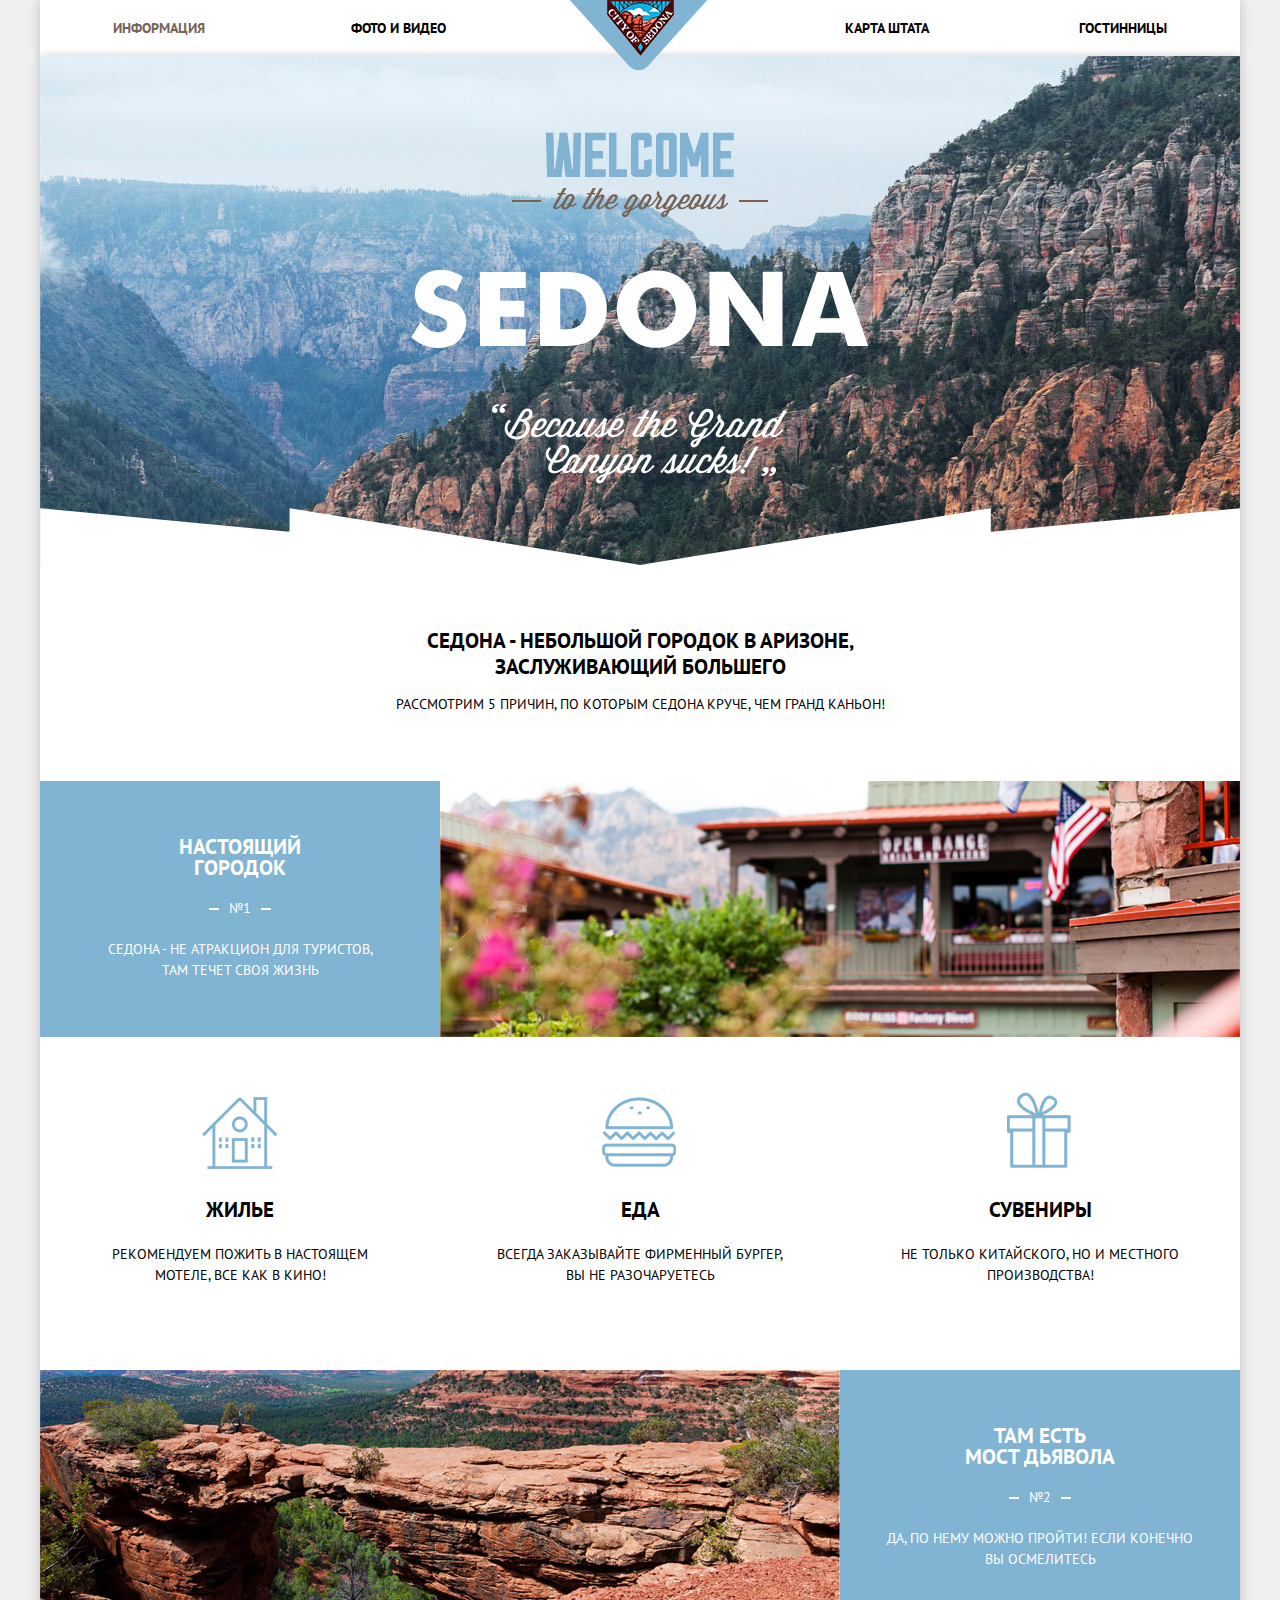
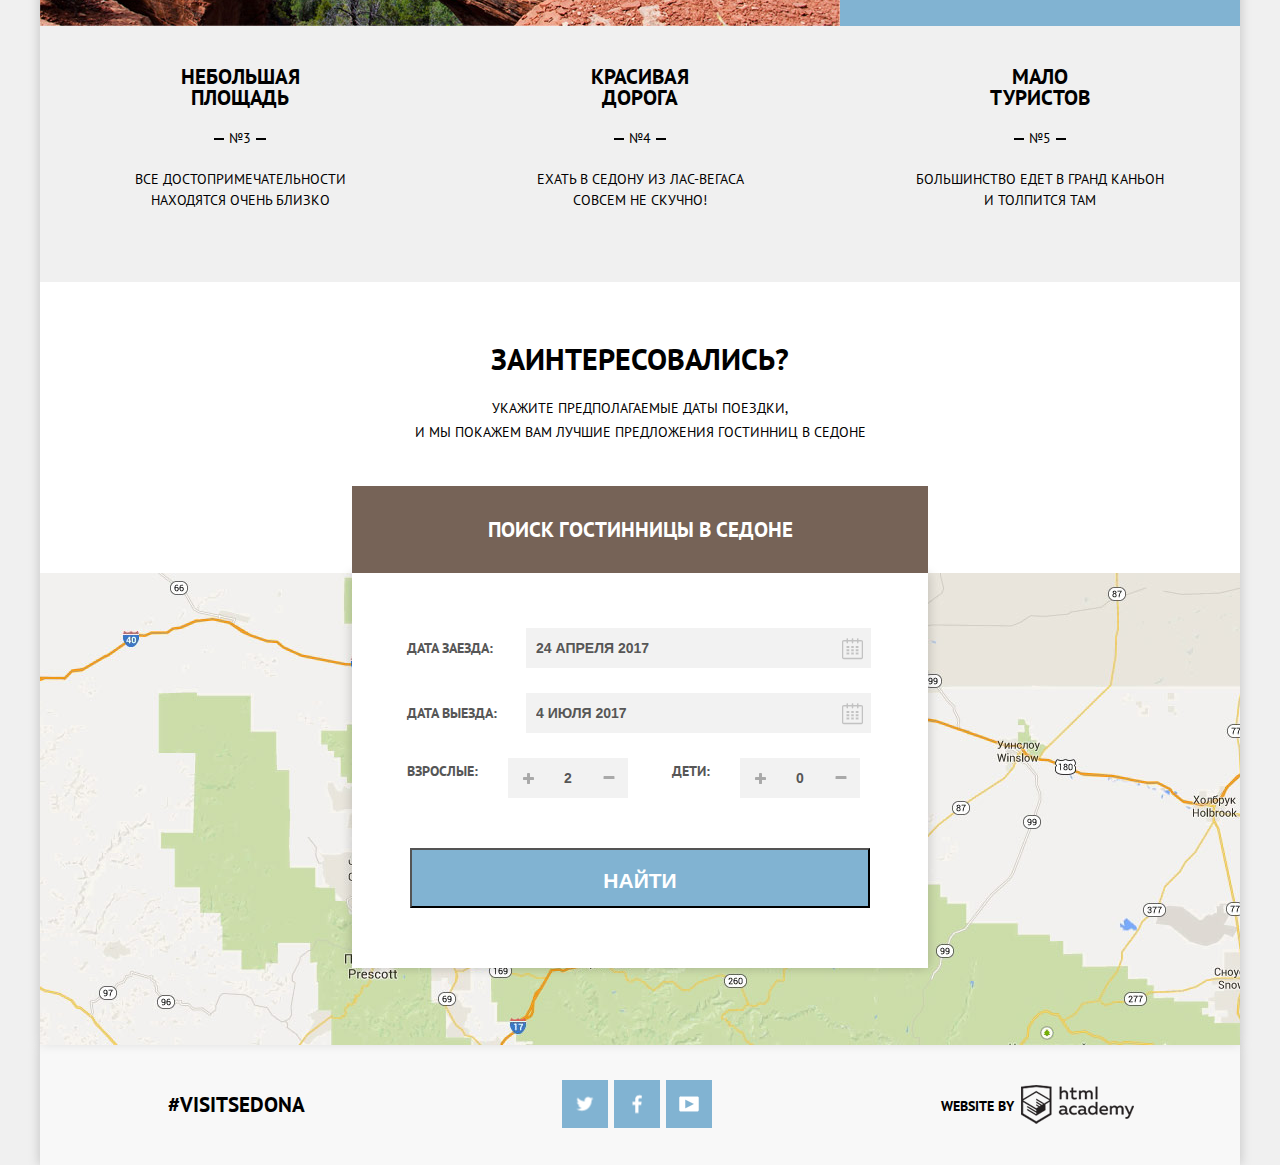
<file: index.html>
<!DOCTYPE html>
<html lang="ru">
  <head>
    <meta charset="utf-8">
    <title>HTML Academy: Седона</title>
    <link href="https://fonts.googleapis.com/css?family=PT+Sans:400,700&amp;subset=cyrillic" rel="stylesheet">
    <link href="css/normalize.css" rel="stylesheet">
    <link href="css/style.css" rel="stylesheet">
  </head>
  
  <body>
    <header class="main-header">
      <div class="container">
        <div class="main-navigation">
          <div class="main-page">
            <a href="#">
              <img src="img/main-page.png" alt="Main Page" width="67" height="62">
            </a>
          </div>
           <ul class="navigation clearfix">
            <li class="navigation-item left-side">
              <a class="active">Информация</a>
            </li>
            <li class="navigation-item left-side">
                <a href="#">Фото и видео</a>
            </li>
            <li class="navigation-item right-side">
              <a href="catalog.html">Гостинницы</a>
            </li>
            <li class="navigation-item right-side">
              <a href="#">Карта штата</a>
            </li>
          </ul>
         </div>
        </div>
      </header>

    <main class="container">
      <div class="index-logo">
        <img src="img/logo.jpg"  alt="Wellcome to the gorgeous Sedona, because the Grand Canyon sucks!" width="1200" height="773">
      </div>
      <div class="promo">
        <b>Седона - небольшой городок в Аризоне, заслуживающий большего</b>
        <p>Рассмотрим 5 причин, по которым Седона круче, чем Гранд Каньон!</p>
      </div>
      <div class="advantages clearfix">
        <div class="advantages-description left-side">
          <p class="advantages-description-title">Настоящий <br>городок</p>
          <p class="advantages-description-text">№1</p>
          <p>Седона - не атракцион для туристов, <br>там течет своя жизнь
          </p>
        </div>
        <div class="advantages-photo right-side">
          <img src="img/img1.jpg" alt="Sedona veiw" width="800" height="256">
        </div>
      </div>
      <section class="features clearfix">
        <div class="features-item first-item">
          <p class="features-item-title">Жилье</p>
          <p>Рекомендуем пожить в настоящем мотеле, все как в кино!</p>
        </div>
        <div class="features-item second-item">
          <p class="features-item-title">Еда</p>
          <p>Всегда заказывайте фирменный бургер, Вы не разочаруетесь
          </p>
        </div>
        <div class="features-item third-item">
          <p class="features-item-title">Сувениры</p>
          <p>Не только китайского, но и местного производства!</p>
        </div>
      </section>
      <div class="advantages clearfix ">
        <div class="advantages-photo left-side">
          <img src="img/img2.jpg" alt="Sedona veiw" width="800" height="256">
        </div>
        <div class="advantages-description right-side">
          <p class="advantages-description-title">Там есть <br>мост дьявола</p>
          <p class="advantages-description-text">№2</p>
          <p>Да, по нему можно пройти! Если конечно вы осмелитесь</p>
        </div>
      </div>
      <section class="other-advantages clearfix">
      	<div class="other-advantages-item">
      	  <p class="other-advantages-item-title">Небольшая <br>площадь</p>
      	  <p class="other-advantages-item-text">№3</p>
      	  <p>Все достопримечательности находятся очень близко</p>
      	</div>
      	<div class="other-advantages-item">
      	  <p class="other-advantages-item-title">Красивая <br>дорога</p>
      	  <p class="other-advantages-item-text">№4</p>
      	  <p>Ехать в Седону из Лас-Вегаса совсем не скучно!</p>
      	</div>
      	<div class="other-advantages-item">
      	  <p class="other-advantages-item-title">Мало <br>туристов</p>
      	  <p class="other-advantages-item-text">№5</p>
      	  <p>Большинство едет в Гранд Каньон и толпится там</p>
      	</div>
      </section> 
      <div class="offer-block">
        <div class="offer">
          <h2>Заинтересовались?</h2>
          <p>Укажите предполагаемые даты поездки, <br>и мы покажем Вам лучшие предложения гостинниц в Седоне</p>
        </div>
      </div>
      <div class="search-field">
        <div class="hotels-search">
          <a href="#">Поиск гостинницы в седоне</a>
        </div>
        <form class="search-form" action="#" method="get">
          <div class="date-field">
            <label for="arriving-date">Дата заезда:</label>
            <input type="text" name="date" id="arriving-date" value="24 апреля 2017">
            <span class="calendar"></span>
          </div>
          <div class="date-field">
            <label for="leaving-date">Дата выезда:</label>
            <input type="text" name="date" id="leaving-date" value="4 июля 2017">
            <span class="calendar"></span>
          </div>
          <div class="visitors-field-row">
            <div class="visitors-field">
              <label for="adults">Взрослые:</label>
              <button class="visitors-btn add-btn">Add</button>
              <input type="text" name="date" id="adults" value="2">
              <button class="visitors-btn del-btn">Delete</button>
            </div>
            <div class="visitors-field">
              <label for="children">Дети:</label>
              <button class="visitors-btn add-btn">Add</button>
              <input type="text" name="date" id="children" value="0">
              <button class="visitors-btn del-btn">Delete</button>
            </div>
          </div>
          <button class="btn" type="submit">Найти</button>
        </form>
       </div> 
    </main>

    <footer class="main-footer">
      <div class="container clearfix">
        <section class="footer-hashtag">
        	<b>#visitsedona</b>
        </section>
        <section class="footer-social">
          <a class="social-btn social-btn-tw" href="#">Twitter</a>
          <a class="social-btn social-btn-fb" href="#">Facebook</a>
          <a class="social-btn social-btn-ytb" href="#">Youtube</a>
        </section>
        <section class="footer-copyright">
          <a class="btn" href="https://htmlacademy.ru">website by
          </a>
        </section>
      </div>
    </footer>
  </body>
</html>
</file>
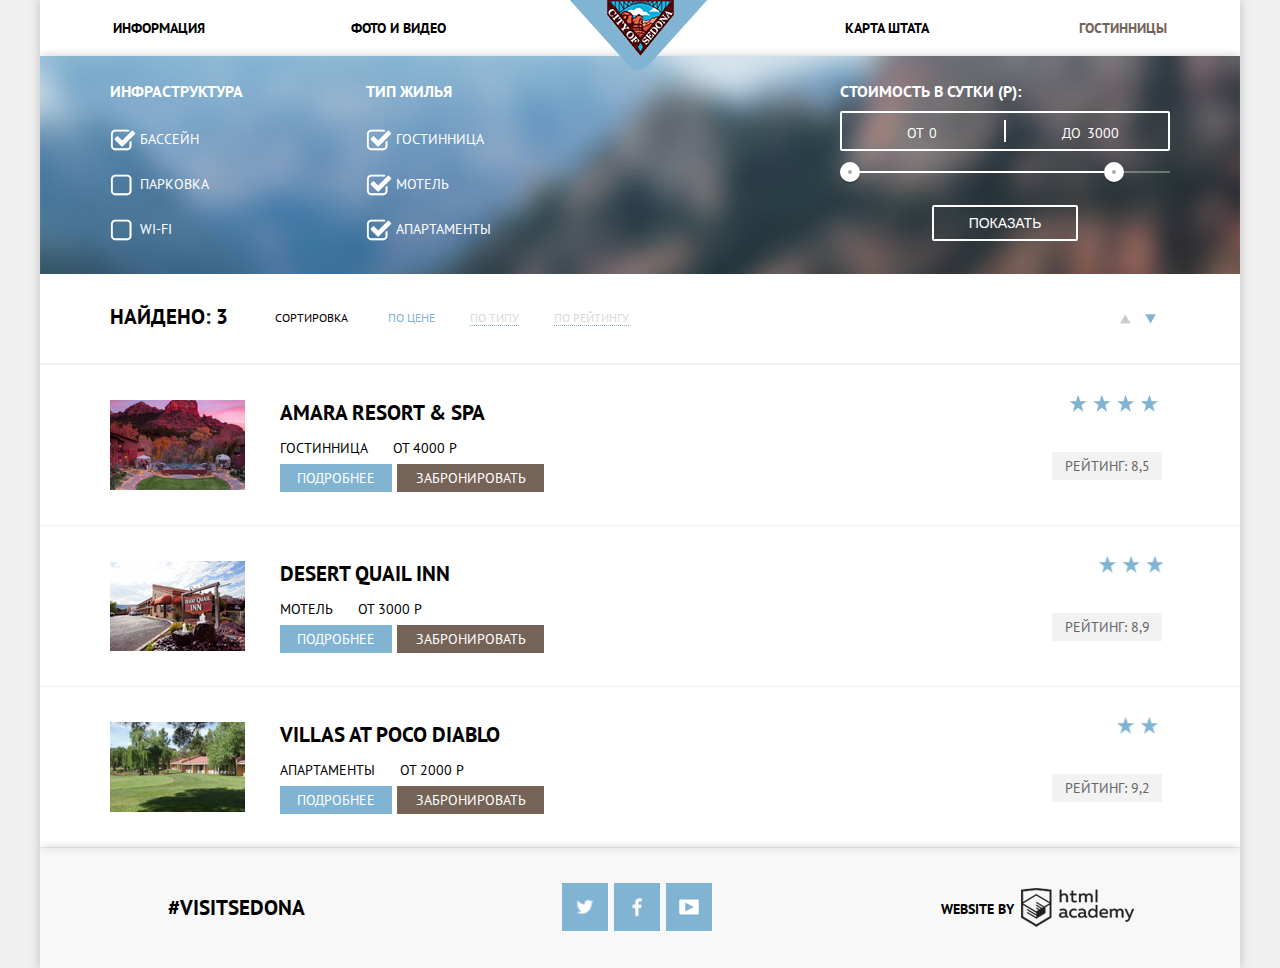
<file: catalog.html>
<!DOCTYPE html>
<html lang="ru">
  <head>
    <meta charset="utf-8">
    <title>HTML Academy: Седона</title>
    <link href="https://fonts.googleapis.com/css?family=PT+Sans:400,700&amp;subset=cyrillic" rel="stylesheet">
    <link href="css/normalize.css" rel="stylesheet">
    <link href="css/style.css" rel="stylesheet">
  </head>
  <body>

    <header class="main-header">
      <div class="container">
        <div class="main-navigation">
          <div class="main-page">
            <a href="#">
              <img src="img/main-page.png" alt="Main Page" width="67" height="62">
            </a>
          </div>
           <ul class="navigation clearfix">
            <li class="navigation-item left-side">
              <a href="#">Информация</a>
            </li>
            <li class="navigation-item left-side">
                <a href="#">Фото и видео</a>
            </li>
            <li class="navigation-item right-side">
              <a class="active">Гостинницы</a>
            </li>
            <li class="navigation-item right-side">
              <a href="#">Карта штата</a>
            </li>
          </ul>
         </div>
        </div>
      </header>

    <main class="container">
      <div class="catalog-filter">
        <form class="catalog-filter-form clearfix" action="#" method="get">
          <div class="infrastructure-filter">
          <p class="filter-name">Инфраструктура</p>
            <div class="filter-item">
              <input type="checkbox" checked name="infrastructure" id="pool">
              <label for="pool">Бассейн</label>
            </div>
            <div class="filter-item">
              <input type="checkbox" name="infrastructure" id="parking">
              <label for="parking">Парковка</label>
            </div>
            <div class="filter-item">
              <input type="checkbox" name="infrastructure" id="net">
              <label for="net">Wi-fi</label>
            </div>
          </div>
          <div class="type-filter">
          <p class='filter-name'>Тип жилья</p>
            <div class="filter-item">
              <input type="checkbox" checked name="housing-type" id="hotels">
              <label for="hotels">Гостинница</label>
            </div>
            <div class="filter-item">
              <input type="checkbox" checked name="housing-type" id="motels">
              <label for="motels">Мотель</label>
            </div>
            <div class="filter-item">
              <input type="checkbox" checked name="housing-type" id="apartments">
              <label for="apartments">Апартаменты</label>
            </div>
          </div>
           <div class="filter-range">
            <div class="filter-range-title">Стоимость в сутки (р):</div>
            <div class="price-controls">
              <label class="min-price">от <input type="text" name="min-price" value="0"></label>
              <label class="max-price">до <input type="text" name="max-price" value="3000"></label>
           </div>
            <div class="range-controls">
              <div class="scale">
              <div class="bar"></div>
           </div>
            <div class="range-toggle range-toggle-min"></div>
            <div class="range-toggle range-toggle-max"></div>
           </div>
            <button class="btn-transparent" type="submit">Показать</button>
            </div>
        </form>
      </div>

      <div class="field-position">
      <section class="selection-field clearfix">
        <div class="selection-number">Найдено: 3</div>
        <div class="selection-options-row">
          <span class="selection-options-title">Сортировка</span>
          <a class="selection-group active" href=#>По цене</a>
          <a class="selection-group" href=#>По типу</a>
          <a class="selection-group" href=#>По рейтингу</a>
        </div>
        <div class="order-selection">
          <a class="up-arrow" href="#"></a>
          <a href="#" class="down-arrow active"></a>
        </div>
      </section>

      <div class="results-group">
       <article class="catalog-item clearfix">
         <div class="left-column">
          <img src="img/hotel1.jpg" alt="Amara resort & spa" width="135" height="90">
         </div>
         <div class="middle-column">
            <a class="item-name" href="#">Amara resort & spa</a>
            <div class="item-info">
              <span class="info">Гостинница</span>
              <span class="info">От 4000 Р</span>
            </div>
            <div class="item-btn">
              <a class="item-more" href=#>Подробнее</a>
              <a class="item-booking" href=#>Забронировать</a>
            </div>
         </div>
         <div class="right-column">
           <div class="five-star-rating">
           </div>
           <p class="rating-mark">Рейтинг: 8,5</p>
         </div>
       </article> 
       <article class="catalog-item clearfix">
         <div class="left-column">
           <img src="img/hotel2.jpg" alt="Desert Quail Inn" width="135" height="90">
          </div>
         <div class="middle-column">
            <a class="item-name" href="#">Desert Quail Inn</a>
            <div class="item-info">
              <span class="info">Мотель</span>
              <span class="info">От 3000 Р</span>
            </div>
            <div class="item-btn">
              <a class="item-more" href=#>Подробнее</a>
              <a class="item-booking" href=#>Забронировать</a>
            </div>
         </div>
         <div class="right-column">
           <div class="three-star-rating">
           </div>
           <p class="rating-mark">Рейтинг: 8,9</p>
         </div>
       </article>
       <article class="catalog-item clearfix">
         <div class="left-column">
           <img src="img/hotel3.jpg" alt="Villas At Poco Diablo" width="135" height="90">
         </div>
         <div class="middle-column">
            <a class="item-name" href="#">Villas At Poco Diablo</a>
            <div class="item-info">
              <span class="info">Апартаменты</span>
              <span class="info">От 2000 Р</span>
            </div>
            <div class="item-btn">
              <a class="item-more" href=#>Подробнее</a>
              <a class="item-booking" href=#>Забронировать</a>
            </div>
         </div>
         <div class="right-column">
           <div class="two-star-rating">
           </div>
           <p class="rating-mark">Рейтинг: 9,2</p>
         </div>
       </article>
      </div>
      </div>
    </main>

     <footer class="main-footer">
      <div class="container clearfix">
        <section class="footer-hashtag">
          <b>#visitsedona</b>
        </section>
        <section class="footer-social">
          <a class="social-btn social-btn-tw" href="#">Twitter</a>
          <a class="social-btn social-btn-fb" href="#">Facebook</a>
          <a class="social-btn social-btn-ytb" href="#">Youtube</a>
        </section>
        <section class="footer-copyright">
          <a class="btn" href="https://htmlacademy.ru">website by
          </a>
        </section>
      </div>
    </footer>
  </body>
</html>
</file>
<file: css/style.css>
body {
	font-size: 14px;
	line-height: 21px;
	color: #000000;
	text-transform: uppercase;
	font-family: "PT Sans", sans-serif, Arial;
	letter-spacing: 0;
	background-color: #f0f0f0;
	margin: 0;
}

/* СЕТКА*/
.main-header {
	min-width: 1200px;
	z-index: 100;
}

.container {
	width: 1200px;
	position: relative;
	margin: 0 auto;
	background-color: #ffffff;
	box-shadow: 3px 0 10px 0 rgba(0, 0, 0, 0.1),
				-3px 0 10px 0 rgba(0, 0, 0, 0.1);
}

.clearfix::after {
  content: "";
  display: table;
  clear: both;
}

.main-page {
	position: absolute;
	left: 50%;
	z-index: 100;
	transform: translate(-50%, 0);
	text-align: center;
	background-image: url("../img/main-page-mask.png");
	background-repeat: no-repeat;
	width: 140px;
	height: 70px;

}

.navigation {
	list-style: none;
	margin: 0;
	padding: 0;
}

.main-navigation {
	font-size: 14px;
	line-height: 26px;
	font-weight: bold;
	color: #000000;
	
}

.navigation-item {
	box-sizing: border-box;
	min-width: 165px;
	min-height: 56px;
	line-height: 56px;
}

.navigation-item>a:hover {
	color: #81b3d2;
}

.navigation-item>a:active {
	color: #cacaca;
}

.left-side {
	float: left;
}

.right-side {
	float: right;
}

.navigation-item.right-side {
	text-align: right;
	margin-right: 73px;
}

.navigation-item.left-side {
	text-align: left;
	margin-left: 73px;
}

.navigation-item a {
	text-decoration: none;
	color: #000000;
}

.navigation-item>a.active {
	color: #766357
}

main {
	margin: 0;
}

.index-logo {
	background-color: #2e434e;
	position: relative;
	width: 1200px;
	height: 509px;
	background-size: cover;
	overflow: hidden;
}

.index-logo>img {
	margin-top: -56px;
}

.index-logo:after {
    position: absolute;
    bottom: 0;
    left: 0;
    width: 100%;
    height: 57px;
    content: "";
    background-image: url("../img/mask.png");
    background-repeat: no-repeat;
    background-position: bottom;
    z-index: 1
}

.promo {
	box-sizing: border-box;
	width: 576px;
	min-height: 216px;
	margin: 0 auto;
	padding-top: 63px;
	padding-bottom: 5px;
	padding-right: 5px;
	padding-left: 5px;
	text-align: center;
}

.promo b {
	font-size: 21px;
	line-height: 26px;
	color: #000000;
	font-weight: bold;
}

.advantages {
	width: 100%;
}

.advantages-description {
	background-color: #81b3d2;
	color: #ffffff;
	box-sizing: border-box;
	width: 400px;
	min-height: 256px;
	padding: 55px 45px;
	text-align: center;
	font-size: 14px;
	line-height: 21px;
}

.advantages-description p {
	margin-top: 20px;
	margin-bottom: 0;
}

p.advantages-description-title {
	margin: 0;
	padding: 0;
	line-height: 21px;
	font-size: 21px;
	font-weight: bold;
}

.advantages-description-text {
	position: relative;
}

.advantages-description-text:before {
	content: "";
	display: table;
	background-color: #ffffff;
	height: 2px;
	width: 10px;
	position: absolute;
	left: 40%;
	top: 10px;
}

.advantages-description-text:after {
	content: "";
	display: table;
	background-color: #ffffff;
	height: 2px;
	width: 10px;
	position: absolute;
	right: 40%;
	top: 10px;
}

.advantages-photo {
	width: 800px;
	height: 256px;
	background-size: cover;
	overflow: hidden;
}

.features {
	min-height: 333px;
}

.features-item {
	box-sizing: border-box;
	width: 400px;
	min-height: 333px;
	padding-top: 162px;
	padding-left: 50px;
	padding-right: 50px;
	padding-bottom: 10px;
	text-align: center;
	float: left;
}

.features-item.first-item {
	position: relative;
}

.features-item.first-item:before {
	content: "";
	display: block;
	position: absolute;
	top: 60px;
	left: 162px;
	background-image: url("../img/sprite.png");
    background-repeat: no-repeat;
    width: 75px;
    height: 72px;
    background-position: -10px -760px;
}

.features-item.second-item {
	position: relative;
	}

.features-item.second-item:before {
	content: "";
	display: block;
	position: absolute;
	top: 60px;
	left: 162px;
	background-image: url("../img/sprite.png");
    background-repeat: no-repeat;
    width: 74px;
    height: 70px;
    background-position: -10px -852px;
}

.features-item.third-item {
	position: relative;
	}

.features-item.third-item:before {
	content: "";
	display: block;
	position: absolute;
	top: 55px;
	left: 167px;
	background-image: url("../img/sprite.png");
    background-repeat: no-repeat;
    width: 64px;
    height: 76px;
    background-position: -10px -942px;
}

.features-item-title {
	font-size: 21px;
	line-height: 21px;
	color: #000000;
	font-weight: bold;
	margin: 0;
	padding-bottom: 10px;
}

.other-advantages {
	min-height: 256px;
    background-color: #f0f0f0;
}

.other-advantages-item {
	color: #000000;
	background-color: #f0f0f0; 
	text-align: center;
	box-sizing: border-box;
	width: 400px;
	min-height: 256px;
	padding: 40px 70px;
	text-align: center;
	font-size: 14px;
	line-height: 21px;
	float: left;
}

.other-advantages-item p {
	margin-top: 20px;
}

p.other-advantages-item-title {
	margin: 0;
	padding: 0;
	line-height: 21px;
	font-size: 21px;
	font-weight: bold;
}

.other-advantages-item-text {
	position: relative;
}

.other-advantages-item-text:before {
	content: "";
	display: table;
	background-color: #000000;
	height: 2px;
	width: 10px;
	position: absolute;
	left: 40%;
	top: 10px;
}

.other-advantages-item-text:after {
	content: "";
	display: table;
	background-color: #000000;
	height: 2px;
	width: 10px;
	position: absolute;
	right: 40%;
	top: 10px;
}

.offer-block {
	width: 1200px;
	min-height: 291px;
}

.offer {
	box-sizing: border-box;
	width: 576px;
	min-height: 205px;
	margin: 0 auto;
	padding-top: 40px;
	text-align: center;
	font-size: 14px;
	line-height: 24px;
	padding-bottom: 90px;
}

.offer h2 {
	font-size: 30px;
}

.search-field {
	width: 100%px;
	height: 472px;
	background-image: url("../img/map.jpg");
	background-size: cover;
	background-color: #f0f0f0;
	position: relative;
	z-index: 10;
}

.hotels-search {
	box-sizing: border-box;
	position: absolute;
	left: 312px;
	width: 576px;
	height: 87px;
	margin-top: -87px;
	background-color: #766357;
	color: #ffffff;
	z-index: 100;
}

.hotels-search>a{
	display: block;
	color: #FFF;
	font-size: 21px;
	line-height: 87px;
	font-weight: bold;
	text-align: center;
	margin: 0;
	text-decoration: none;
}

.search-form {
	box-sizing: border-box;
	width: 576px;
	height: 395px;
	margin: 0 auto;
	background-color: #ffffff;
	color: #565656;
	padding: 55px;
	font-size: 14px;
	line-height: 26px;
	font-weight: bold;
	box-shadow: 3px 0 10px 0 rgba(0, 0, 0, 0.1),
				-3px 0 10px 0 rgba(0, 0, 0, 0.1);
}

.date-field {
	margin-bottom: 25px;
}

.date-field > label {
	display: inline-block;
	vertical-align: baseline;
	min-height: 26px;
	min-width: 100px;
	margin-right: 15px;
	background-color: #ffffff;
	color: #565656;
	font-size: 14px;
	line-height: 26px;
	font-weight: bold;
}

.date-field > input {
	display: inline-block;
	vertical-align: baseline;
	box-sizing: border-box;
	height: 40px;
	width: 345px;
	padding-left: 10px;
	background-color: #f2f2f2;
	color: #565656;
	text-transform: inherit;
	font-style: inherit;
	font-size: 14px;
	line-height: 26px;
	font-weight: bold;
	border: hidden;
}

.date-field > input:hover {
	background-color: #ebebeb;
}

.date-field > input:focus {
	background-color: #ffffff;
	outline-color: #ebebeb;
}

.date-field {
	position: relative;
}

.calendar {
	position: absolute;
	right: 10px;
	top: 10px;
	background-image: url("../img/sprite.png");
    background-repeat: no-repeat;
    width: 21px;
    height: 22px;
    background-position: -10px -121px;
}

.calendar:hover {
	background-position: -10px -163px;
}

.calendar:active {
	background-position: -10px -205px;
}


.visitors-field {
	display: inline-block;
	vertical-align: top;
	position: relative;
	font-size: 0px;
}

div.visitors-field:first-child {
	margin-right: 40px;
}

.visitors-field > label {
	display: inline-block;
	vertical-align: baseline;
	margin-right: 30px;
	background-color: #ffffff;
	color: #565656;
	font-size: 14px;
	line-height: 26px;
	font-weight: bold;
}

.visitors-field>input {
	display: inline-block;
	box-sizing: border-box;
	height: 40px;
	width: 40px;
	background-color: #f2f2f2;
	color: #565656;
	text-transform: inherit;
	font-style: inherit;
	font-size: 14px;
	font-weight: bold;
	text-align: center;
	border: hidden;
	vertical-align: top;
}

.visitors-field > input:hover {
	background-color: #ebebeb;
}

.visitors-field > input:focus {
	background-color: #ffffff;
	outline-color: #ebebeb;
}

.visitors-btn {
	display: inline-block;
	box-sizing: border-box;
	height: 40px;
	width: 40px;
	background-color: #f2f2f2;
	border: none;
	vertical-align: top;
}

.add-btn{
	background-image: url("../img/sprite.png");
    background-repeat: no-repeat;
    background-position: 5px -1092px;
    
}

.add-btn:hover {
	background-position: 5px -1124px;
	cursor: pointer;
}

.add-btn:active {
	background-position: 5px -1154px;
	outline: none;
	cursor: pointer;
}

.del-btn {
	background-image: url("../img/sprite.png");
    background-repeat: no-repeat;
    background-position: 5px -1020px;
}

.del-btn:hover {
	background-position: 5px -1043px;
	cursor: pointer;
}

.del-btn:active {
	background-position: 5px -1065px;
	outline: none;
	cursor: pointer;
}

button.btn {
	display: block;
	width: 460px;
	height: 60px;
	margin: auto;
	margin-top: 50px;
	background-color: #81b3d2;
	color: #ffffff;
	font-size: 21px;
	line-height: 60px;
	text-transform: inherit;
	font-style: inherit;
	font-weight: bold;
}

button.btn:hover {
	background-color: #669ec0;
	cursor: pointer;
}

button.btn:active {
	background-color: #5496bd;
	color: rgba(255, 255, 255, 0.5);
}

.main-footer>.container {
	width: 1200px;
	height: 120px;
	margin: 0 auto;
	background: rgba(255, 255, 255, 0.5);
}

.footer-hashtag {
	box-sizing: border-box;
	width: 242px;
	font-size: 21px;
	text-align: center;
	font-weight: bold;
	line-height: 120px;
	margin-left: 75px;
	float: left;
}

.footer-social {
	box-sizing: border-box;
	width: 400px;
	margin-left: 80px;
	text-align: center;
	float: left;
}

.social-btn {

    display: inline-block;
    width: 46px;
    height: 48px;
    margin: 0 1px;
    margin-top: 35px;

    font-size: 0;
    vertical-align: top;
    text-decoration: none;

    position: relative;
    background: #81b3d2;
 }

 .social-btn:hover {
 	background-color: #669ec0;
 	cursor: pointer;
 }

  .social-btn:active {
 	background-color: #5496bd;
 	opacity: 50%;
 	cursor: pointer;
 }

.social-btn-tw::before {
	content: "";
	display: table;
	position: absolute;
	background-image: url(../img/sprite.png);
	background-repeat: no-repeat;
    width: 17px;
    height: 15px;
    background-position: -10px -1200px;
    left:50%;
    bottom: 50%;
    transform: translate(-50%, 50%);
}

.social-btn-tw:active:before {
	opacity: 0.5;
}

.social-btn-fb::before {
  	content: "";
	display: table;
	position: absolute;
	background-image: url(../img/sprite.png);
	background-repeat: no-repeat;
	width: 10px;
    height: 19px;
    background-position: -10px -505px;
    left:50%;
    bottom: 50%;
    transform: translate(-50%, 50%);
}

.social-btn-fb:active:before {
	opacity: 0.5;
}

.social-btn-ytb::before {
    content: "";
	display: table;
	position: absolute;
	background-image: url(../img/sprite.png);
	background-repeat: no-repeat;
	width: 20px;
    height: 16px;
    background-position: -10px -1325px;
    left:50%;
    bottom: 50%;
    transform: translate(-50%, 50%);
} 

.social-btn-ytb:active:before {
	opacity: 0.5;
}

.footer-copyright {
	box-sizing: border-box;
	width: 240px;
	margin-left: 104px;
	float: left;
}

.footer-copyright a {
	position: relative;
	display: block;
	text-decoration: none;
	font-size: 14px;
	font-weight: bold;
	line-height: 26px;
	padding-top: 48px;
	color: #000000;
}

.footer-copyright a:after {
	content: "";
	position: absolute;
	background-image: url("../img/sprite.png");
	background-repeat: no-repeat;
	width: 113px;
    height: 39px;
    background-position: -10px -583px;
	top: 40px;
	transform: translateX(7px)
}

.footer-copyright a:hover:after {
	background-position: -10px -642px;
}

.footer-copyright a:active:after {
	background-position: -10px -701px;
}

/* CATALOG*/

.catalog-filter {
	min-height: 218px;
	box-sizing: border-box;
	background-color: #486378;
	background-image: url("../img/filter-background.jpg");
	background-repeat: no-repeat;
	background-size: cover;

	font-size: 14px;
	line-height: 21px;
	color: #ffffff;
}

.infrastructure-filter,
.type-filter {
	box-sizing: border-box;
	width: 196px;
	margin-top: 25px;
	margin-right: 60px;
	margin-bottom: 10px;
	float: left;

}

.infrastructure-filter {
	margin-left: 70px;
}

.filter-name {
	font-size: 16px;
	line-height: 21px;
	font-weight: bold;
	color: #ffffff;
	margin: 0;
	margin-bottom: 15px;
}

.catalog-filter label {
	font-size: 14px;
	line-height: 45px;
	color: #ffffff;
}

.filter-item>input[type="checkbox"] {
	display: none;
}

.filter-item>label {
	margin-left: 30px;
	position: relative;
	cursor: pointer;
}

.filter-item>input[type="checkbox"] + label:before {
	content: "";
	position: absolute;
	background-image: url("../img/sprite.png");
	background-repeat: no-repeat;
	width: 22px;
    height: 22px;
    background-position: -10px -247px;
    left: -30px;
    top: -1px;
}

.filter-item>input[type="checkbox"]:checked + label:before {
	content: "";
	position: absolute;
	background-image: url("../img/sprite.png");
	background-repeat: no-repeat;
	width: 26px;
    height: 22px;
    background-position: -10px -331px;
    left: -30px;
    top: -1px;
}


.filter-range {
	box-sizing: border-box;
	width: 330px;
	margin-right: 70px;
	margin-top: 25px;
	float: right;

	color: #ffffff;
  	text-transform: uppercase;
}

.filter-range-title {
  margin-bottom: 9px;

  font-weight: 600;
  font-size: 16px;
  line-height: 21px;
}

.price-controls {
  position: relative;
  
  height: 36px;
  margin-bottom: 20px;

  font-size: 0;

  border: 2px solid #ffffff;
  border-radius: 2px;
}

.price-controls::after {
  content: "";
  position: absolute;
  top: 50%;
  left: 50%;

  width: 2px;
  height: 22px;

  background: #ffffff;
  transform: translate(-50%, -50%);
}

.price-controls label {
  display: inline-block;

  font-size: 14px;
  line-height: 38px;
  vertical-align: top;

  cursor: pointer;
}

.price-controls .min-price,
.price-controls .max-price {
  width: 90px;
  padding-left: 65px;
}

.price-controls input {
  width: 50px;
  margin: 0;

  color: inherit;
  font: inherit;

  background: none;
  border: none;
}

.range-controls {
  position: relative;

  margin-bottom: 32px;
}

.range-controls .scale {
  height: 2px;

  background: rgba(255, 255, 255, 0.3);
}

.range-controls .bar {
  width: 80%;
  height: 2px;

  background: #ffffff;
}

.range-toggle {
  position: absolute;
  top: -9px;

  width: 4px;
  height: 4px;

  background: #ababab;
  border: 8px solid #ffffff;
  border-radius: 50%;
  box-shadow: 0 2px 1px 0 rgba(0, 1, 1, 0.2);
  cursor: pointer;
}

.range-toggle:hover {
  background: #1c4f80;
}

.range-toggle-min {
  left: 0;
}

.range-toggle-max {
  left: 80%;
}

.btn-transparent {
  display: block;
  margin: 0 auto;
  padding: 6px 35px;

  font-size: 14px;
  line-height: 20px;
  color: #ffffff;
  text-transform: uppercase;

  background: transparent;
  border: 2px solid #ffffff;
  border-radius: 2px;
  cursor: pointer;
}

.btn-transparent:hover {
  color: #000000;

  background: #ffffff;
}

.selection-field {
	width:1200px;
	border-bottom: 2px solid #f0f0f0;
}

.selection-number {
	box-sizing: border-box;
	width: 140px;
	min-height: 86px;
	margin-left: 55px;
	padding-left: 15px;
	float: left;

	font-size: 21px;
	line-height: 86px;
	font-weight: bold;
	color: #000000;
}

.selection-options-row {
	box-sizing: border-box;
	width: 500px;
	min-height: 86px;
	float: left;
	margin-left: 25px;
	font-size: 0;
	
}

.selection-options-row>a {
	text-decoration: none;
}

.selection-options-title {
	display: inline-block;
	vertical-align: top;
	margin: 37px 15px;
	margin-right: 25px;
	font-size: 12px;
	line-height: 14px;
	color: #000000;
}

.selection-group {
	display: inline-block;
	vertical-align: top;
	margin: 37px 15px;
	margin-right: 20px;
	font-size: 12px;
	line-height: 14px;
	color: #dadada;
	border-bottom: 1px dotted #81b3d2;
}

.selection-group.active {
	font-size: 12px;
	line-height: 14px;
	color: #81b3d2;
	border-bottom: none;
}

.selection-group:hover {
	color: #81b3d2;
}

.selection-group:active {
	color: #000000;
	border-bottom: none;
}

.order-selection {
	box-sizing: border-box;
	width: 65px;
	margin-right: 55px;
	margin-top: 35px;
	float: right;
}

.order-selection>a {
	display: inline-block;
	vertical-align: baseline;
	text-decoration: none;
	background-image: url("../img/sprite.png"); 
	width: 11px;
    height: 10px;
	padding-right: 10px;
}

.up-arrow {
	background-position: -10px -1235px;
}

.up-arrow:hover {
	background-position: -10px -1265px
}

.up-arrow:active {
	background-position: -10px -1295px;
}

.down-arrow.active {
	background-position: -10px -475px;
}

.down-arrow:hover {
	background-position: -10px -445px;
}

.down-arrow:active {
	background-position: -10px -475px;
}

.catalog-item {
	border-bottom: 1px solid #f0f0f0;
	min-height: 150px;
	padding-bottom: 10px;
}

.left-column {
	box-sizing: border-box;
	width: 135px;
	min-height: 90px;
	margin-left: 70px;
	margin-right: 20px;
	margin-top: 35px;
	float: left;
}

.middle-column {
	box-sizing: border-box;
	width: 300px;
	min-height: 150px;
	padding-left: 15px;
	padding-right: 15px;
	padding-top: 35px;
	float: left;
	font-size: 0;
}

.item-name {
	font-size: 21px;
	line-height: 25px;
	font-weight: bold;
	text-decoration: none;
	color: #000000;
	margin: 0px;
}

.item-name:hover {
	color: #81b3d2;
}

.item-name:active {
	color: #cacaca;
}

.info {
	display: inline-block;
	vertical-align: top;
	margin-right: 10px;
	padding-top: 7px;
	padding-right: 15px;
	font-size: 14px;
}

.item-more {
	display: inline-block;
	vertical-align: top;
	min-width: 112px;
	min-height: 28px;
	margin-top: 5px;
	background-color: #81b3d2;
	color: #ffffff;
	font-size: 14px;
	line-height: 28px;
	font-style: bold;
	text-decoration: none;
	text-align: center;
}

.item-more:hover {
	background-color: #669ec0;
}

.item-more:active {
	background-color: #5496bd;
	color: rgba(255, 255, 255, 0.5);
}

.item-booking {
	display: inline-block;
	vertical-align: top;
	min-width: 147px;
	min-height: 28px;
	margin-top: 5px;
	margin-left: 5px;
	background-color: #766357;
	color: #ffffff;
	font-size: 14px;
	line-height: 28px;
	font-style: bold;
	text-decoration: none;
	text-align: center;
}

.item-booking:hover {
	background-color: #604e43; 
}

.item-booking:active {
	background-color: #503e33; 
	color: rgba(255, 255, 255, 0.5);
}

.right-column {
	box-sizing: border-box;
	width: 260px;
	min-height: 150px;
	margin-left: 50px;
	float: right;
	padding-right: 20px;
}

.five-star-rating {
	width: 89px;
    height: 17px;
	margin-top: 30px;
	margin-right: 58px;
	background: url("../img/sprite.png") no-repeat -10px -84px;
	transform: translate(100%, 0);
}

.three-star-rating {
	height: 17px;
	margin-top: 30px;
	margin-right: 58px;
	background: url("../img/sprite.png") no-repeat -10px -47px;
	transform: translate(65%, 0);
}

.two-star-rating {
	height: 17px;
	margin-top: 30px;
	margin-right: 58px;
	background: url("../img/sprite.png") no-repeat -10px -10px;
	transform: translate(75%, 0);
}

.rating-mark {
	display: block;
	width: 110px;
	height: 28px;
	line-height: 28px;
	margin-left: auto;
	margin-right: 58px;
	margin-top: 40px;
	text-align: center;
	background-color: #f2f2f2;
	font-size: 14px;
	color: #666666;
}

/* SPRITE */

.sprite {
    background-image: url(spritesheet.png);
    background-repeat: no-repeat;
    display: block;
}

.sprite-2-stars {
    width: 42px;
    height: 17px;
    background-position: -10px -10px;
}

.sprite-3-stars {
    width: 65px;
    height: 17px;
    background-position: -10px -47px;
}

.sprite-5-stars {
    width: 89px;
    height: 17px;
    background-position: -10px -84px;
}

.sprite-calendar {
    width: 21px;
    height: 22px;
    background-position: -10px -121px;
}

.sprite-calendar-act {
    width: 21px;
    height: 22px;
    background-position: -10px -163px;
}

.sprite-calendar-click {
    width: 21px;
    height: 22px;
    background-position: -10px -205px;
}

.sprite-checkbox {
    width: 22px;
    height: 22px;
    background-position: -10px -247px;
}

.sprite-checkbox-act {
    width: 22px;
    height: 22px;
    background-position: -10px -289px;
}

.sprite-checked {
    width: 26px;
    height: 22px;
    background-position: -10px -331px;
}

.sprite-checked-act {
    width: 26px;
    height: 22px;
    background-position: -10px -373px;
}

.sprite-down-arrow {
    width: 11px;
    height: 10px;
    background-position: -10px -415px;
}

.sprite-down-arrow-act {
    width: 11px;
    height: 10px;
    background-position: -10px -445px;
}

.sprite-down-arrow-click {
    width: 11px;
    height: 10px;
    background-position: -10px -475px;
}

.sprite-facebook {
    width: 10px;
    height: 19px;
    background-position: -10px -505px;
}

.sprite-fb-active {
    width: 10px;
    height: 19px;
    background-position: -10px -544px;
}

.sprite-html {
    width: 113px;
    height: 39px;
    background-position: -10px -583px;
}

.sprite-html-act {
    width: 113px;
    height: 39px;
    background-position: -10px -642px;
}

.sprite-html-click {
    width: 113px;
    height: 39px;
    background-position: -10px -701px;
}

.sprite-icon-1 {
    width: 75px;
    height: 72px;
    background-position: -10px -760px;
}

.sprite-icon-2 {
    width: 74px;
    height: 70px;
    background-position: -10px -852px;
}

.sprite-icon-3 {
    width: 64px;
    height: 76px;
    background-position: -10px -942px;
}

.sprite-minus {
    width: 12px;
    height: 3px;
    background-position: -10px -1038px;
}

.sprite-minus-act {
    width: 12px;
    height: 3px;
    background-position: -10px -1061px;
}

.sprite-minus-click {
    width: 12px;
    height: 3px;
    background-position: -10px -1084px;
}

.sprite-plus {
    width: 11px;
    height: 11px;
    background-position: -10px -1107px;
}

.sprite-plus-act {
    width: 11px;
    height: 11px;
    background-position: -10px -1138px;
}

.sprite-plus-click {
    width: 11px;
    height: 11px;
    background-position: -10px -1169px;
}

.sprite-twitter {
    width: 17px;
    height: 15px;
    background-position: -10px -1200px;
}

.sprite-up-arrow {
    width: 11px;
    height: 10px;
    background-position: -10px -1235px;
}

.sprite-up-arrow-act {
    width: 11px;
    height: 10px;
    background-position: -10px -1265px;
}

.sprite-up-arrow-click {
    width: 11px;
    height: 10px;
    background-position: -10px -1295px;
}

.sprite-youtube {
    width: 20px;
    height: 16px;
    background-position: -10px -1325px;
}
</file>
